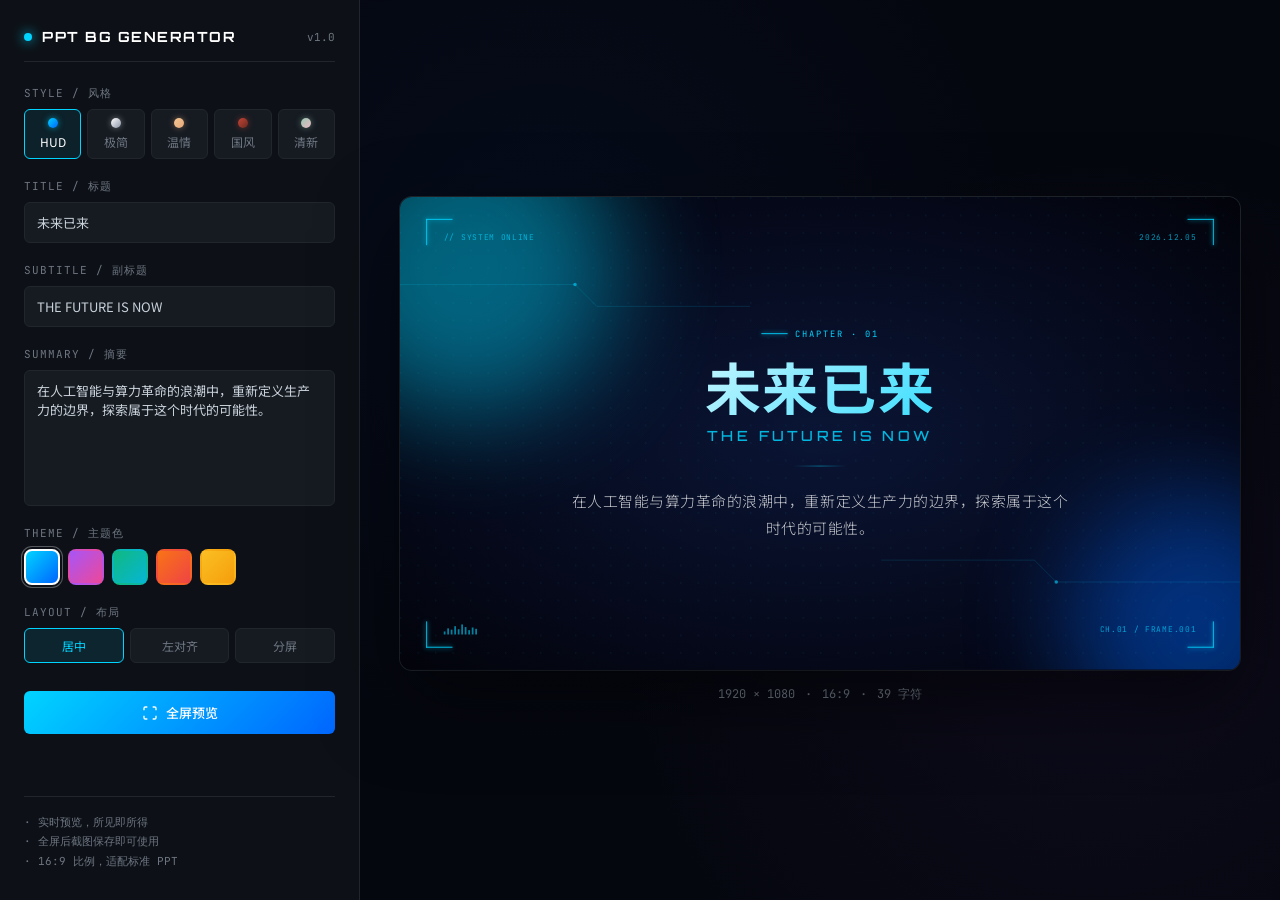
<file: 时评/背景生成器/index.html>
<!DOCTYPE html>
<html lang="zh-CN">
<head>
  <meta charset="UTF-8" />
  <meta name="viewport" content="width=device-width, initial-scale=1.0" />
  <title>PPT 科技感背景生成器</title>
  <link rel="stylesheet" href="style.css" />
  <link href="https://fonts.googleapis.com/css2?family=Orbitron:wght@500;700;900&family=Noto+Sans+SC:wght@300;400;500;700&family=Noto+Serif+SC:wght@400;500;600;700&family=Ma+Shan+Zheng&family=Caveat:wght@400;700&family=JetBrains+Mono:wght@400;700&display=swap" rel="stylesheet">
</head>
<body>
  <div class="app">
    <!-- 左侧控制面板 -->
    <aside class="panel">
      <div class="panel-header">
        <span class="logo-dot"></span>
        <h1>PPT BG GENERATOR</h1>
        <span class="version">v1.0</span>
      </div>

      <div class="form-group">
        <label>STYLE / 风格</label>
        <div class="style-picker">
          <button class="style-btn active" data-style="tech">
            <span class="style-ico tech-ico"></span>
            HUD
          </button>
          <button class="style-btn" data-style="mono">
            <span class="style-ico mono-ico"></span>
            极简
          </button>
          <button class="style-btn" data-style="warm">
            <span class="style-ico warm-ico"></span>
            温情
          </button>
          <button class="style-btn" data-style="guofeng">
            <span class="style-ico guofeng-ico"></span>
            国风
          </button>
          <button class="style-btn" data-style="fresh">
            <span class="style-ico fresh-ico"></span>
            清新
          </button>
        </div>
      </div>

      <div class="form-group">
        <label>TITLE / 标题</label>
        <input id="title-input" type="text" maxlength="40"
               value="未来已来" placeholder="输入标题..." />
      </div>

      <div class="form-group">
        <label>SUBTITLE / 副标题</label>
        <input id="subtitle-input" type="text" maxlength="60"
               value="THE FUTURE IS NOW" placeholder="输入副标题（英文更带感）..." />
      </div>

      <div class="form-group">
        <label>SUMMARY / 摘要</label>
        <textarea id="summary-input" rows="6" maxlength="240"
                  placeholder="输入摘要内容...">在人工智能与算力革命的浪潮中，重新定义生产力的边界，探索属于这个时代的可能性。</textarea>
      </div>

      <div class="form-group">
        <label>THEME / 主题色</label>
        <div class="theme-picker">
          <button class="theme-btn active" data-theme="cyan" style="--c1:#00d4ff;--c2:#0066ff;"></button>
          <button class="theme-btn" data-theme="purple" style="--c1:#a855f7;--c2:#ec4899;"></button>
          <button class="theme-btn" data-theme="green" style="--c1:#10b981;--c2:#06b6d4;"></button>
          <button class="theme-btn" data-theme="orange" style="--c1:#f97316;--c2:#ef4444;"></button>
          <button class="theme-btn" data-theme="gold" style="--c1:#fbbf24;--c2:#f59e0b;"></button>
        </div>
      </div>

      <div class="form-group">
        <label>LAYOUT / 布局</label>
        <div class="layout-picker">
          <button class="layout-btn active" data-layout="center">居中</button>
          <button class="layout-btn" data-layout="left">左对齐</button>
          <button class="layout-btn" data-layout="split">分屏</button>
        </div>
      </div>

      <div class="actions">
        <button id="fullscreen-btn" class="primary-btn">
          <svg width="16" height="16" viewBox="0 0 24 24" fill="none" stroke="currentColor" stroke-width="2">
            <path d="M8 3H5a2 2 0 0 0-2 2v3m18 0V5a2 2 0 0 0-2-2h-3m0 18h3a2 2 0 0 0 2-2v-3M3 16v3a2 2 0 0 0 2 2h3"/>
          </svg>
          全屏预览
        </button>
      </div>

      <div class="hint">
        <p>· 实时预览，所见即所得</p>
        <p>· 全屏后截图保存即可使用</p>
        <p>· 16:9 比例，适配标准 PPT</p>
      </div>
    </aside>

    <!-- 右侧预览区 -->
    <main class="preview-wrap">
      <div class="preview-frame">
        <div id="slide" class="slide style-tech theme-cyan layout-center">
          <!-- ========== 科技感装饰 ========== -->
          <div class="tech-deco">
          <!-- 背景网格 -->
          <div class="grid-bg"></div>

          <!-- 渐变光晕 -->
          <div class="glow glow-1"></div>
          <div class="glow glow-2"></div>

          <!-- 装饰：电路点阵 -->
          <svg class="circuit" viewBox="0 0 1920 1080" preserveAspectRatio="xMidYMid slice">
            <defs>
              <pattern id="dotPattern" x="0" y="0" width="40" height="40" patternUnits="userSpaceOnUse">
                <circle cx="2" cy="2" r="1" fill="currentColor" opacity="0.4"/>
              </pattern>
            </defs>
            <rect width="100%" height="100%" fill="url(#dotPattern)"/>
            <!-- 装饰线条 -->
            <path d="M 0 200 L 400 200 L 450 250 L 800 250" stroke="currentColor" stroke-width="1" fill="none" opacity="0.3"/>
            <path d="M 1920 880 L 1500 880 L 1450 830 L 1100 830" stroke="currentColor" stroke-width="1" fill="none" opacity="0.3"/>
            <circle cx="400" cy="200" r="4" fill="currentColor" opacity="0.6"/>
            <circle cx="1500" cy="880" r="4" fill="currentColor" opacity="0.6"/>
          </svg>

          <!-- 四角装饰 -->
          <div class="corner corner-tl">
            <span class="corner-line h"></span>
            <span class="corner-line v"></span>
          </div>
          <div class="corner corner-tr">
            <span class="corner-line h"></span>
            <span class="corner-line v"></span>
          </div>
          <div class="corner corner-bl">
            <span class="corner-line h"></span>
            <span class="corner-line v"></span>
          </div>
          <div class="corner corner-br">
            <span class="corner-line h"></span>
            <span class="corner-line v"></span>
          </div>

          <!-- 顶部 HUD -->
          <div class="hud-top">
            <span class="hud-tag">// SYSTEM ONLINE</span>
            <span class="hud-tag" id="hud-date">2026.05.21</span>
          </div>

          <!-- 底部 HUD -->
          <div class="hud-bottom">
            <div class="hud-bars">
              <span></span><span></span><span></span><span></span><span></span>
              <span></span><span></span><span></span><span></span><span></span>
            </div>
            <span class="hud-tag">CH.01 / FRAME.001</span>
          </div>
          </div>
          <!-- ========== /科技感装饰 ========== -->

          <!-- ========== 温情风装饰 ========== -->
          <div class="warm-deco">
            <!-- 米色底纸纹理 -->
            <div class="paper-bg"></div>

            <!-- 柔和光斑 -->
            <div class="soft-blob blob-1"></div>
            <div class="soft-blob blob-2"></div>
            <div class="soft-blob blob-3"></div>
            <div class="soft-blob blob-4"></div>

            <!-- 左上角小花 -->
            <svg class="warm-corner warm-corner-tl" viewBox="0 0 200 200" fill="none" stroke="currentColor">
              <circle cx="40" cy="40" r="6" fill="currentColor"/>
              <path d="M 40 50 Q 40 90, 60 110 Q 80 130, 120 130" stroke-width="1.5" stroke-linecap="round" opacity="0.7"/>
              <path d="M 60 60 Q 70 70, 90 65" stroke-width="1.2" stroke-linecap="round" opacity="0.5"/>
              <ellipse cx="100" cy="125" rx="14" ry="6" transform="rotate(20 100 125)" fill="currentColor" opacity="0.4"/>
              <ellipse cx="115" cy="115" rx="10" ry="5" transform="rotate(-20 115 115)" fill="currentColor" opacity="0.3"/>
            </svg>

            <!-- 右下角小花 -->
            <svg class="warm-corner warm-corner-br" viewBox="0 0 200 200" fill="none" stroke="currentColor">
              <circle cx="160" cy="160" r="6" fill="currentColor"/>
              <path d="M 160 150 Q 160 110, 140 90 Q 120 70, 80 70" stroke-width="1.5" stroke-linecap="round" opacity="0.7"/>
              <path d="M 140 140 Q 130 130, 110 135" stroke-width="1.2" stroke-linecap="round" opacity="0.5"/>
              <ellipse cx="100" cy="75" rx="14" ry="6" transform="rotate(20 100 75)" fill="currentColor" opacity="0.4"/>
              <ellipse cx="85" cy="85" rx="10" ry="5" transform="rotate(-20 85 85)" fill="currentColor" opacity="0.3"/>
            </svg>

            <!-- 顶部居中：印章风格的小符号 -->
            <div class="warm-top">
              <span class="warm-dot"></span>
              <span class="warm-line"></span>
              <span class="warm-dot"></span>
            </div>

            <!-- 底部居中：署名 -->
            <div class="warm-bottom">
              <span class="warm-line short"></span>
              <span class="warm-sig" id="warm-sig">— 写于 时光里 —</span>
              <span class="warm-line short"></span>
            </div>
          </div>
          <!-- ========== /温情风装饰 ========== -->

          <!-- ========== 极简未来装饰 ========== -->
          <div class="mono-deco">
            <!-- 极淡的星空噪点 -->
            <div class="mono-noise"></div>

            <!-- 水平贯穿能量线 -->
            <div class="horizon-line"></div>
            <div class="horizon-dot"></div>

            <!-- 左右两个发光圆环 -->
            <div class="mono-ring mono-ring-l">
              <span></span><span></span>
            </div>
            <div class="mono-ring mono-ring-r">
              <span></span><span></span>
            </div>

            <!-- 顶部：极简坐标 -->
            <div class="mono-top">
              <span class="mono-square"></span>
              <span class="mono-coord">N 39°54' / E 116°23'</span>
            </div>
            <div class="mono-top-right">
              <span class="mono-coord" id="mono-time">2026.05.22</span>
              <span class="mono-square"></span>
            </div>

            <!-- 底部：页码 + 标识 -->
            <div class="mono-bottom-left">
              <span class="mono-page">001 / 010</span>
            </div>
            <div class="mono-bottom-right">
              <span class="mono-coord">MONO · MINIMAL</span>
              <span class="mono-progress">
                <span class="bar"></span><span class="bar"></span><span class="bar fill"></span>
              </span>
            </div>
          </div>
          <!-- ========== /极简未来装饰 ========== -->

          <!-- ========== 国风装饰 ========== -->
          <div class="guofeng-deco">
            <div class="guofeng-paper"></div>

            <!-- 左上角 水墨竹 -->
            <svg class="guofeng-art guofeng-bamboo" viewBox="0 0 300 300" stroke="currentColor" fill="currentColor">
              <path d="M 80 0 L 80 280" stroke-width="4" fill="none" opacity="0.75"/>
              <line x1="68" y1="60" x2="92" y2="60" stroke-width="2.5" opacity="0.55"/>
              <line x1="68" y1="130" x2="92" y2="130" stroke-width="2.5" opacity="0.55"/>
              <line x1="68" y1="200" x2="92" y2="200" stroke-width="2.5" opacity="0.55"/>
              <path d="M 80 75 Q 130 60 175 35 Q 130 80 80 90" fill="currentColor" opacity="0.7" stroke="none"/>
              <path d="M 80 145 Q 140 135 200 110 Q 140 155 80 155" fill="currentColor" opacity="0.65" stroke="none"/>
              <path d="M 80 220 Q 120 230 165 255 Q 120 230 80 230" fill="currentColor" opacity="0.55" stroke="none"/>
            </svg>

            <!-- 右下角 水墨梅 -->
            <svg class="guofeng-art guofeng-plum" viewBox="0 0 300 300" stroke="currentColor" fill="currentColor">
              <path d="M 0 270 Q 80 220 140 190 Q 220 150 300 60" stroke-width="3" fill="none" opacity="0.55"/>
              <g opacity="0.85">
                <circle cx="80" cy="232" r="8"/>
                <circle cx="140" cy="195" r="9"/>
                <circle cx="195" cy="168" r="7"/>
                <circle cx="240" cy="130" r="8"/>
                <circle cx="115" cy="220" r="5" opacity="0.7"/>
                <circle cx="165" cy="180" r="5" opacity="0.7"/>
                <circle cx="220" cy="150" r="5" opacity="0.7"/>
              </g>
            </svg>

            <!-- 朱砂红印章 -->
            <div class="guofeng-seal">
              <span class="seal-char">印</span>
            </div>

            <!-- 顶部署名 -->
            <div class="guofeng-top">
              <span class="guofeng-line"></span>
              <span class="guofeng-tag">辛丑 · 春</span>
            </div>

            <!-- 底部署名 -->
            <div class="guofeng-bottom">
              <span class="guofeng-line"></span>
              <span class="guofeng-tag">卷一 · 第一章</span>
              <span class="guofeng-line"></span>
            </div>
          </div>
          <!-- ========== /国风装饰 ========== -->

          <!-- ========== 小清新装饰 ========== -->
          <div class="fresh-deco">
            <!-- 柔和水彩斑 -->
            <div class="fresh-blob fresh-blob-1"></div>
            <div class="fresh-blob fresh-blob-2"></div>
            <div class="fresh-blob fresh-blob-3"></div>
            <div class="fresh-blob fresh-blob-4"></div>

            <!-- 左下角叶子 -->
            <svg class="fresh-art fresh-leaf-bl" viewBox="0 0 300 300" stroke="currentColor" fill="currentColor">
              <path d="M 30 280 Q 70 220 100 170 Q 130 120 170 80" stroke-width="2.5" fill="none" opacity="0.5"/>
              <ellipse cx="90" cy="190" rx="22" ry="9" transform="rotate(-35 90 190)" opacity="0.55"/>
              <ellipse cx="115" cy="155" rx="20" ry="8" transform="rotate(-35 115 155)" opacity="0.55"/>
              <ellipse cx="140" cy="120" rx="18" ry="7" transform="rotate(-35 140 120)" opacity="0.55"/>
              <ellipse cx="65" cy="225" rx="24" ry="10" transform="rotate(-35 65 225)" opacity="0.5"/>
            </svg>

            <!-- 右上角叶子 -->
            <svg class="fresh-art fresh-leaf-tr" viewBox="0 0 300 300" stroke="currentColor" fill="currentColor">
              <path d="M 270 30 Q 230 80 200 130 Q 170 180 130 220" stroke-width="2.5" fill="none" opacity="0.5"/>
              <ellipse cx="210" cy="120" rx="22" ry="9" transform="rotate(145 210 120)" opacity="0.55"/>
              <ellipse cx="185" cy="155" rx="20" ry="8" transform="rotate(145 185 155)" opacity="0.55"/>
              <ellipse cx="160" cy="190" rx="18" ry="7" transform="rotate(145 160 190)" opacity="0.55"/>
              <ellipse cx="235" cy="85" rx="24" ry="10" transform="rotate(145 235 85)" opacity="0.5"/>
            </svg>

            <!-- 顶部 hello today -->
            <div class="fresh-top">
              <span class="fresh-mark">✿</span>
              <span class="fresh-handwrite">hello, today</span>
            </div>

            <!-- 底部 small but sweet -->
            <div class="fresh-bottom">
              <span class="fresh-dot"></span>
              <span class="fresh-tagline">small joys, slow days</span>
              <span class="fresh-dot"></span>
            </div>
          </div>
          <!-- ========== /小清新装饰 ========== -->

          <!-- 主内容 -->
          <div class="content">
            <div class="content-meta">
              <span class="meta-bar"></span>
              <span class="meta-text">CHAPTER · 01</span>
            </div>
            <h2 id="title-text" class="title">未来已来</h2>
            <p id="subtitle-text" class="subtitle">THE FUTURE IS NOW</p>
            <div class="divider"></div>
            <p id="summary-text" class="summary">
              在人工智能与算力革命的浪潮中，重新定义生产力的边界，探索属于这个时代的可能性。
            </p>
          </div>

          <!-- 右侧装饰：数据条 -->
          <div class="side-decor">
            <div class="data-line">
              <span class="dot"></span>
              <span class="line"></span>
              <span class="num">01</span>
            </div>
            <div class="data-line">
              <span class="dot"></span>
              <span class="line short"></span>
              <span class="num">02</span>
            </div>
            <div class="data-line">
              <span class="dot"></span>
              <span class="line"></span>
              <span class="num">03</span>
            </div>
          </div>
        </div>
      </div>

      <div class="preview-info">
        <span>1920 × 1080</span>
        <span>·</span>
        <span>16:9</span>
        <span>·</span>
        <span id="char-count">0 字符</span>
      </div>
    </main>
  </div>

  <script src="script.js"></script>
</body>
</html>
</file>
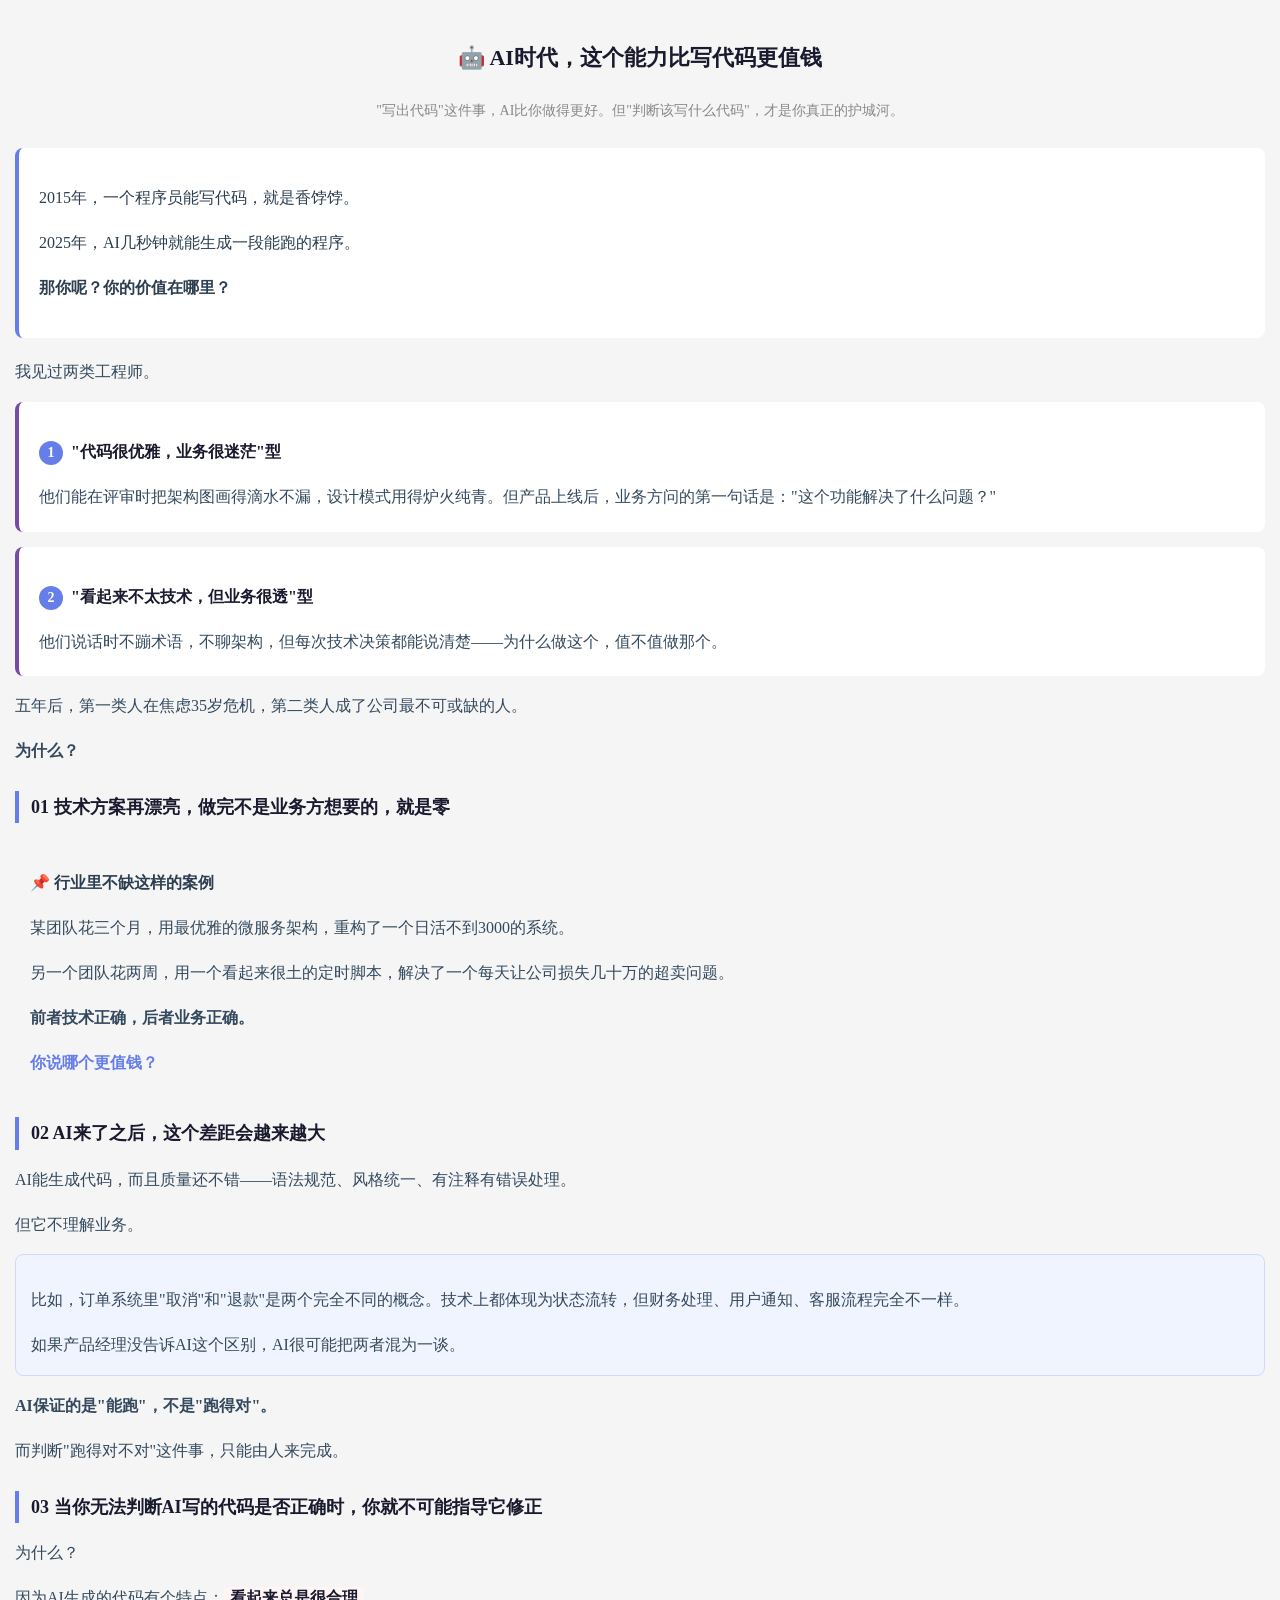
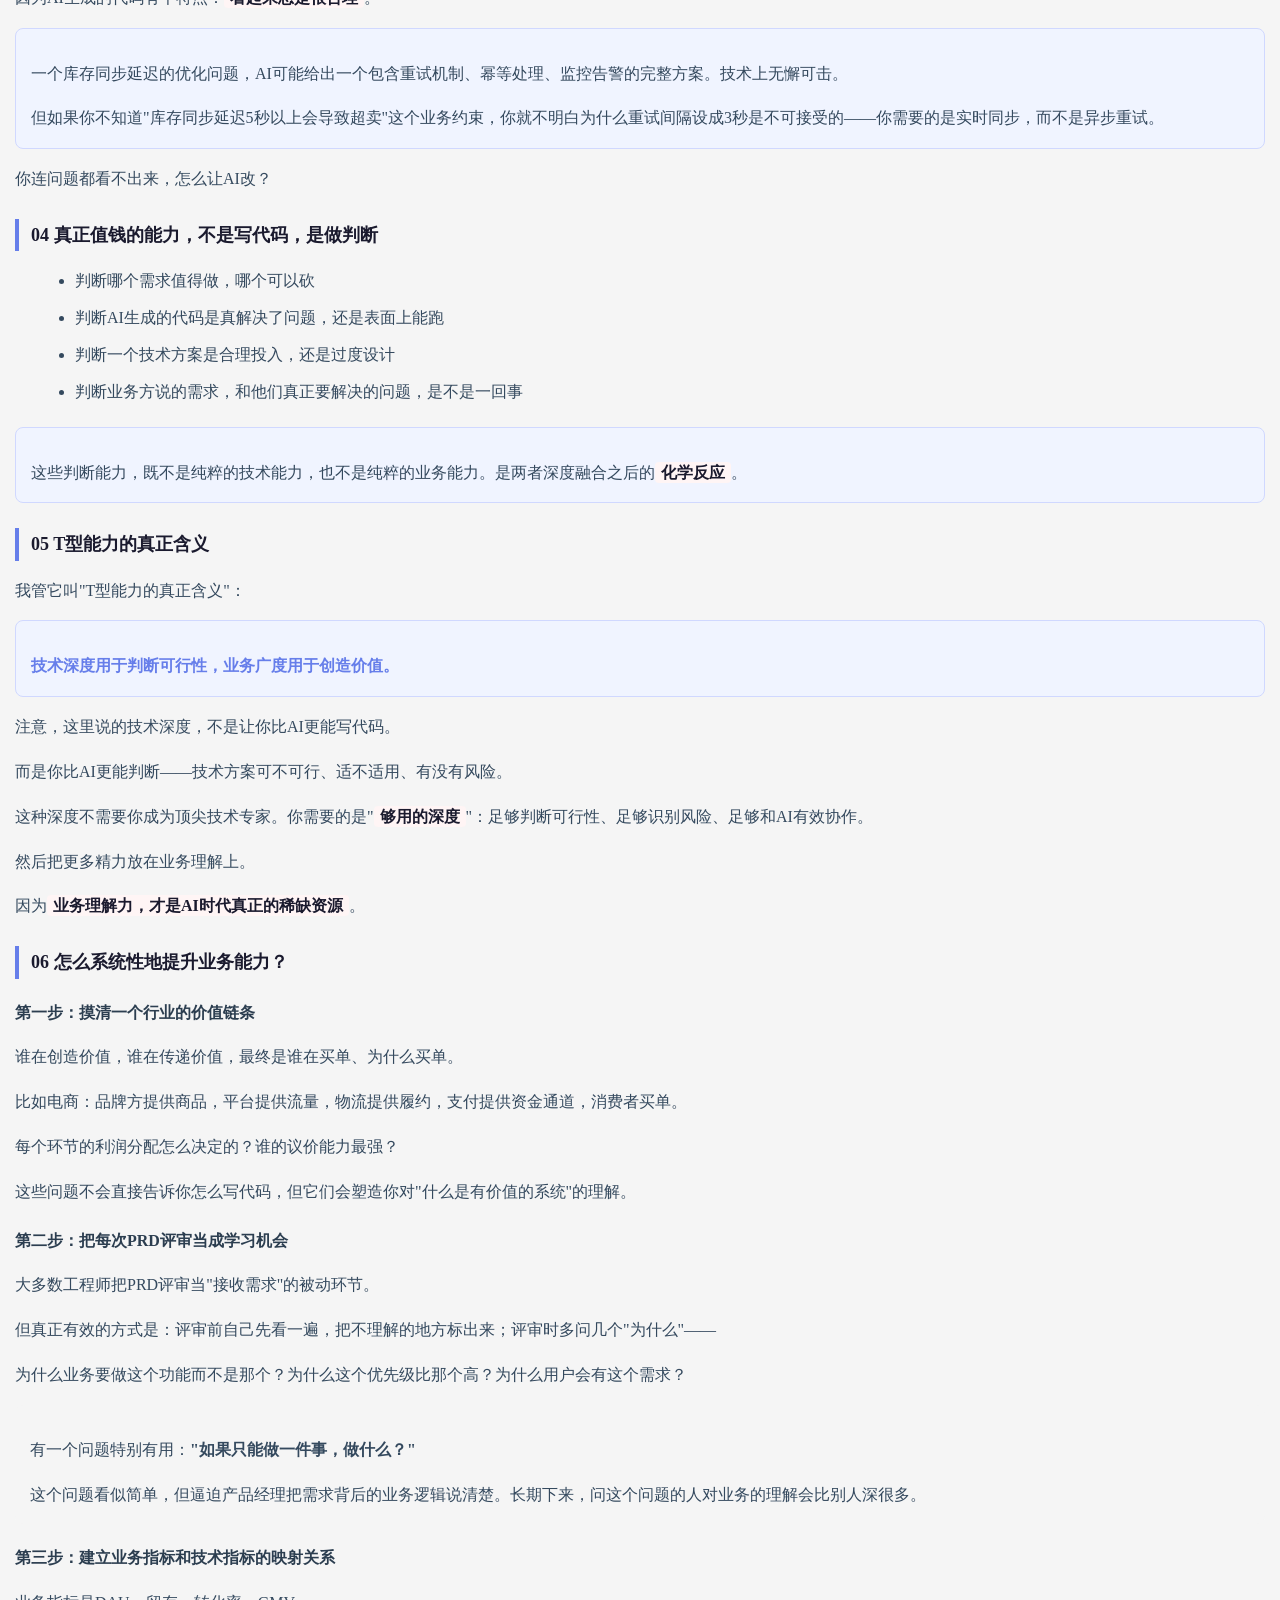
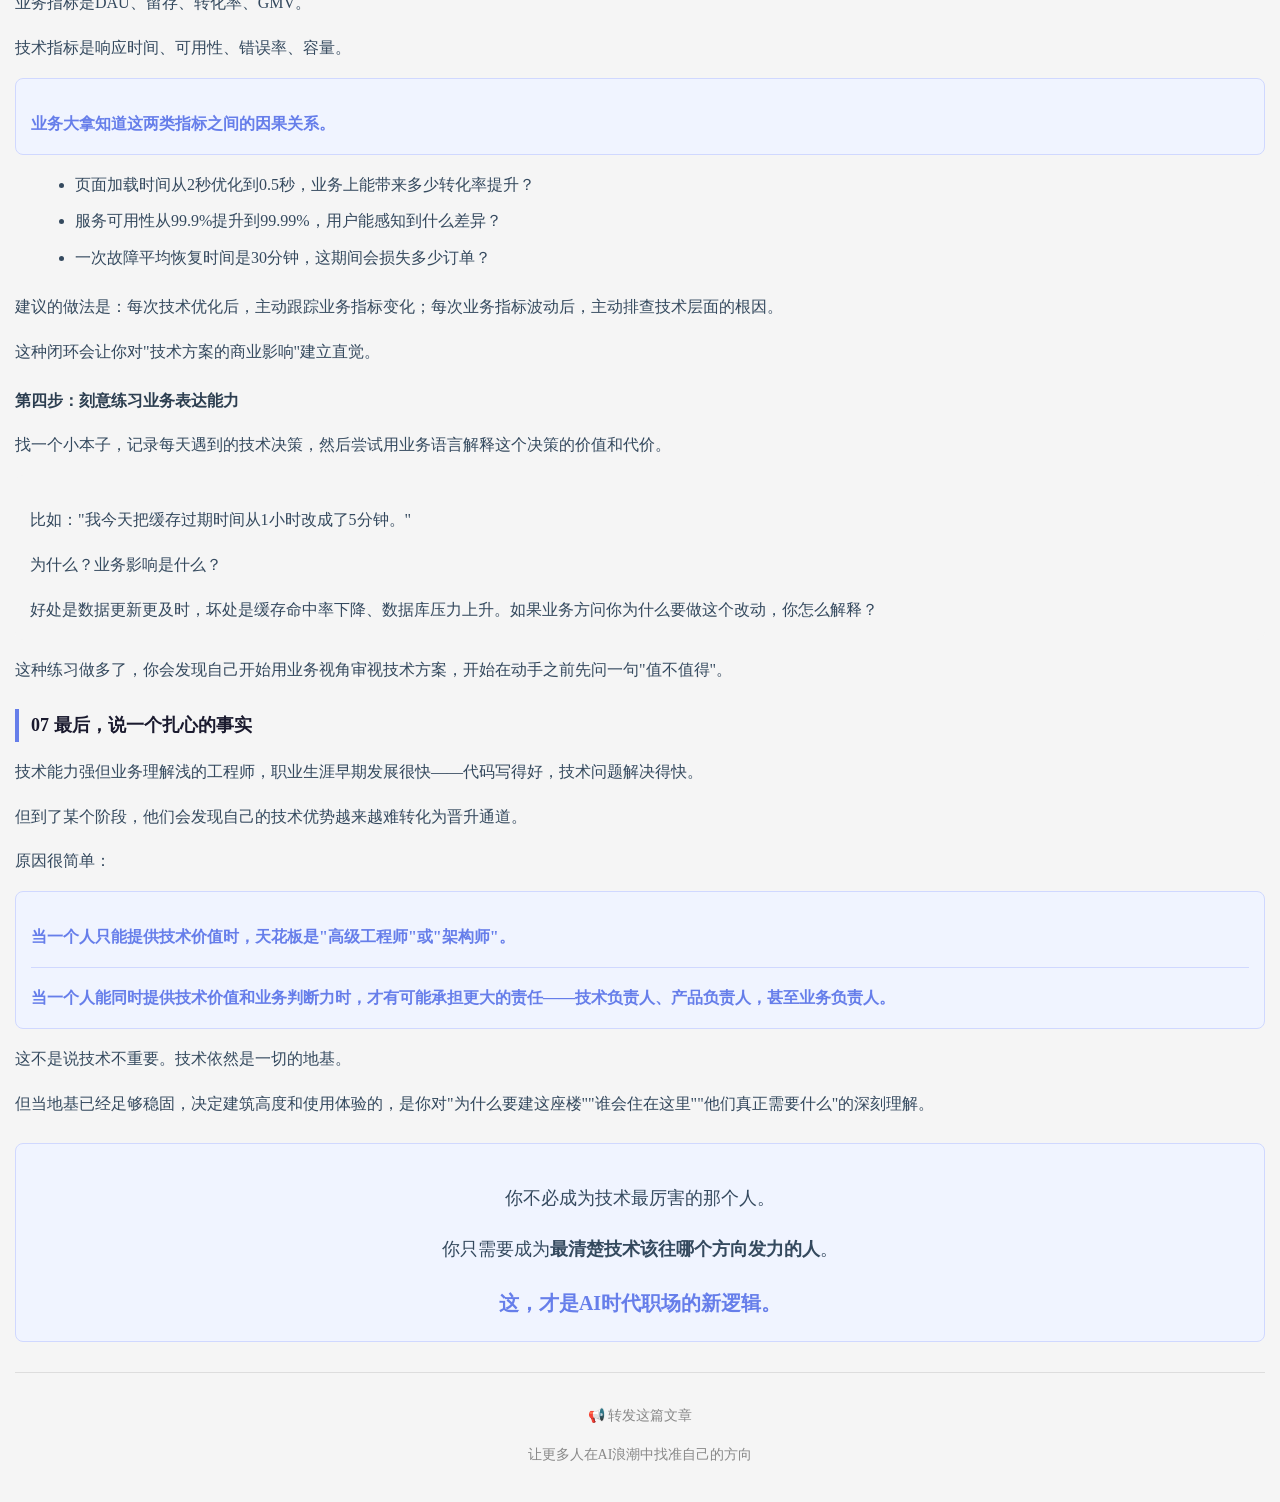
<file: 时评/publish/AI时代这个能力比写代码更值钱.html>
<!DOCTYPE html>
<html lang="zh-CN">
<head>
    <meta charset="UTF-8">
    <meta name="viewport" content="width=device-width, initial-scale=1.0">
    <title>AI时代，这个能力比写代码更值钱</title>
</head>
<body style="margin: 0; padding: 0; background-color: #f5f5f5;">
    <section style="padding: 20px 15px; font-size: 16px; color: #333; line-height: 1.8; text-align: left;">
        
        <h1 style="font-size: 22px; font-weight: bold; margin-bottom: 20px; text-align: center; color: #1a1a2e;">
            🤖 AI时代，这个能力比写代码更值钱
        </h1>
        
        <p style="font-size: 14px; color: #888; margin-bottom: 25px; text-align: center;">
            "写出代码"这件事，AI比你做得更好。但"判断该写什么代码"，才是你真正的护城河。
        </p>

        <section style="background-color: #fff; padding: 20px; border-radius: 8px; margin-bottom: 20px; border-left: 4px solid #667eea;">
            <p style="font-size: 16px; color: #2c3e50; margin-bottom: 15px;">
                2015年，一个程序员能写代码，就是香饽饽。
            </p>
            <p style="font-size: 16px; color: #2c3e50; margin-bottom: 15px;">
                2025年，AI几秒钟就能生成一段能跑的程序。
            </p>
            <p style="font-size: 16px; color: #2c3e50; font-weight: bold;">
                那你呢？你的价值在哪里？
            </p>
        </section>

        <p style="color: #34495e; margin-bottom: 15px;">
            我见过两类工程师。
        </p>

        <section style="background-color: #fff; padding: 20px; border-radius: 8px; margin-bottom: 15px; border-left: 4px solid #764ba2;">
            <p style="font-weight: bold; color: #1a1a2e; margin-bottom: 10px;">
                <span style="display: inline-block; width: 24px; height: 24px; background-color: #667eea; color: #fff; border-radius: 12px; text-align: center; line-height: 24px; font-size: 14px; margin-right: 8px;">1</span>"代码很优雅，业务很迷茫"型
            </p>
            <p style="color: #34495e; margin-bottom: 0;">
                他们能在评审时把架构图画得滴水不漏，设计模式用得炉火纯青。但产品上线后，业务方问的第一句话是："这个功能解决了什么问题？"
            </p>
        </section>

        <section style="background-color: #fff; padding: 20px; border-radius: 8px; margin-bottom: 15px; border-left: 4px solid #764ba2;">
            <p style="font-weight: bold; color: #1a1a2e; margin-bottom: 10px;">
                <span style="display: inline-block; width: 24px; height: 24px; background-color: #667eea; color: #fff; border-radius: 12px; text-align: center; line-height: 24px; font-size: 14px; margin-right: 8px;">2</span>"看起来不太技术，但业务很透"型
            </p>
            <p style="color: #34495e; margin-bottom: 0;">
                他们说话时不蹦术语，不聊架构，但每次技术决策都能说清楚——为什么做这个，值不值做那个。
            </p>
        </section>

        <p style="color: #34495e; margin-bottom: 15px;">
            五年后，第一类人在焦虑35岁危机，第二类人成了公司最不可或缺的人。
        </p>
        <p style="color: #34495e; margin-bottom: 25px; font-weight: bold;">
            为什么？
        </p>

        <h2 style="font-size: 18px; font-weight: bold; margin-top: 25px; margin-bottom: 15px; padding-left: 12px; border-left: 4px solid #667eea; color: #1a1a2e;">
            01 技术方案再漂亮，做完不是业务方想要的，就是零
        </h2>

        <section style="background-color: #f5f5f5; padding: 15px; border-radius: 8px; margin-bottom: 20px;">
            <p style="font-weight: bold; color: #2c3e50; margin-bottom: 10px;">📌 行业里不缺这样的案例</p>
            <p style="color: #34495e; margin-bottom: 10px;">
                某团队花三个月，用最优雅的微服务架构，重构了一个日活不到3000的系统。
            </p>
            <p style="color: #34495e; margin-bottom: 10px;">
                另一个团队花两周，用一个看起来很土的定时脚本，解决了一个每天让公司损失几十万的超卖问题。
            </p>
            <p style="color: #34495e; margin-bottom: 10px; font-weight: bold;">
                前者技术正确，后者业务正确。
            </p>
            <p style="color: #667eea; font-weight: bold; margin-bottom: 0;">
                你说哪个更值钱？
            </p>
        </section>

        <h2 style="font-size: 18px; font-weight: bold; margin-top: 25px; margin-bottom: 15px; padding-left: 12px; border-left: 4px solid #667eea; color: #1a1a2e;">
            02 AI来了之后，这个差距会越来越大
        </h2>

        <p style="color: #34495e; margin-bottom: 15px;">
            AI能生成代码，而且质量还不错——语法规范、风格统一、有注释有错误处理。
        </p>
        <p style="color: #34495e; margin-bottom: 15px;">
            但它不理解业务。
        </p>

        <section style="background-color: #f0f4ff; padding: 15px; border-radius: 8px; margin-bottom: 15px; border: 1px solid #d0d8ff;">
            <p style="color: #34495e; margin-bottom: 10px;">
                比如，订单系统里"取消"和"退款"是两个完全不同的概念。技术上都体现为状态流转，但财务处理、用户通知、客服流程完全不一样。
            </p>
            <p style="color: #34495e; margin-bottom: 0;">
                如果产品经理没告诉AI这个区别，AI很可能把两者混为一谈。
            </p>
        </section>

        <p style="color: #34495e; margin-bottom: 15px; font-weight: bold;">
            <strong>AI保证的是"能跑"，不是"跑得对"。</strong>
        </p>
        <p style="color: #34495e; margin-bottom: 25px;">
            而判断"跑得对不对"这件事，只能由人来完成。
        </p>

        <h2 style="font-size: 18px; font-weight: bold; margin-top: 25px; margin-bottom: 15px; padding-left: 12px; border-left: 4px solid #667eea; color: #1a1a2e;">
            03 当你无法判断AI写的代码是否正确时，你就不可能指导它修正
        </h2>

        <p style="color: #34495e; margin-bottom: 15px;">
            为什么？
        </p>
        <p style="color: #34495e; margin-bottom: 15px;">
            因为AI生成的代码有个特点：<span style="background-color: #fff5f5; padding: 2px 6px; border-radius: 4px; font-weight: bold; color: #1a1a2e;">看起来总是很合理</span>。
        </p>

        <section style="background-color: #f0f4ff; padding: 15px; border-radius: 8px; margin-bottom: 15px; border: 1px solid #d0d8ff;">
            <p style="color: #34495e; margin-bottom: 10px;">
                一个库存同步延迟的优化问题，AI可能给出一个包含重试机制、幂等处理、监控告警的完整方案。技术上无懈可击。
            </p>
            <p style="color: #34495e; margin-bottom: 0;">
                但如果你不知道"库存同步延迟5秒以上会导致超卖"这个业务约束，你就不明白为什么重试间隔设成3秒是不可接受的——你需要的是实时同步，而不是异步重试。
            </p>
        </section>

        <p style="color: #34495e; margin-bottom: 25px;">
            你连问题都看不出来，怎么让AI改？
        </p>

        <h2 style="font-size: 18px; font-weight: bold; margin-top: 25px; margin-bottom: 15px; padding-left: 12px; border-left: 4px solid #667eea; color: #1a1a2e;">
            04 真正值钱的能力，不是写代码，是做判断
        </h2>

        <ul style="margin-left: 20px; margin-bottom: 20px; color: #34495e;">
            <li style="margin-bottom: 8px;">判断哪个需求值得做，哪个可以砍</li>
            <li style="margin-bottom: 8px;">判断AI生成的代码是真解决了问题，还是表面上能跑</li>
            <li style="margin-bottom: 8px;">判断一个技术方案是合理投入，还是过度设计</li>
            <li style="margin-bottom: 8px;">判断业务方说的需求，和他们真正要解决的问题，是不是一回事</li>
        </ul>

        <section style="background-color: #f0f4ff; padding: 15px; border-radius: 8px; margin-bottom: 20px; border: 1px solid #d0d8ff;">
            <p style="color: #34495e; margin-bottom: 0;">
                这些判断能力，既不是纯粹的技术能力，也不是纯粹的业务能力。是两者深度融合之后的<span style="background-color: #fff5f5; padding: 2px 6px; border-radius: 4px; font-weight: bold; color: #1a1a2e;">化学反应</span>。
            </p>
        </section>

        <h2 style="font-size: 18px; font-weight: bold; margin-top: 25px; margin-bottom: 15px; padding-left: 12px; border-left: 4px solid #667eea; color: #1a1a2e;">
            05 T型能力的真正含义
        </h2>

        <p style="color: #34495e; margin-bottom: 15px;">
            我管它叫"T型能力的真正含义"：
        </p>

        <section style="background-color: #f0f4ff; padding: 15px; border-radius: 8px; margin-bottom: 15px; border: 1px solid #d0d8ff;">
            <p style="color: #667eea; font-weight: bold; margin-bottom: 0;">技术深度用于判断可行性，业务广度用于创造价值。</p>
        </section>

        <p style="color: #34495e; margin-bottom: 15px;">
            注意，这里说的技术深度，不是让你比AI更能写代码。
        </p>
        <p style="color: #34495e; margin-bottom: 15px;">
            而是你比AI更能判断——技术方案可不可行、适不适用、有没有风险。
        </p>
        <p style="color: #34495e; margin-bottom: 15px;">
            这种深度不需要你成为顶尖技术专家。你需要的是"<span style="background-color: #fff5f5; padding: 2px 6px; border-radius: 4px; font-weight: bold; color: #1a1a2e;">够用的深度</span>"：足够判断可行性、足够识别风险、足够和AI有效协作。
        </p>
        <p style="color: #34495e; margin-bottom: 15px;">
            然后把更多精力放在业务理解上。
        </p>
        <p style="color: #34495e; margin-bottom: 25px;">
            因为<span style="background-color: #fff5f5; padding: 2px 6px; border-radius: 4px; font-weight: bold; color: #1a1a2e;">业务理解力，才是AI时代真正的稀缺资源</span>。
        </p>

        <h2 style="font-size: 18px; font-weight: bold; margin-top: 25px; margin-bottom: 15px; padding-left: 12px; border-left: 4px solid #667eea; color: #1a1a2e;">
            06 怎么系统性地提升业务能力？
        </h2>

        <h3 style="font-size: 16px; font-weight: bold; margin-top: 20px; margin-bottom: 10px; color: #2c3e50;">
            第一步：摸清一个行业的价值链条
        </h3>
        <p style="color: #34495e; margin-bottom: 15px;">
            谁在创造价值，谁在传递价值，最终是谁在买单、为什么买单。
        </p>
        <p style="color: #34495e; margin-bottom: 15px;">
            比如电商：品牌方提供商品，平台提供流量，物流提供履约，支付提供资金通道，消费者买单。
        </p>
        <p style="color: #34495e; margin-bottom: 15px;">
            每个环节的利润分配怎么决定的？谁的议价能力最强？
        </p>
        <p style="color: #34495e; margin-bottom: 15px;">
            这些问题不会直接告诉你怎么写代码，但它们会塑造你对"什么是有价值的系统"的理解。
        </p>

        <h3 style="font-size: 16px; font-weight: bold; margin-top: 20px; margin-bottom: 10px; color: #2c3e50;">
            第二步：把每次PRD评审当成学习机会
        </h3>
        <p style="color: #34495e; margin-bottom: 15px;">
            大多数工程师把PRD评审当"接收需求"的被动环节。
        </p>
        <p style="color: #34495e; margin-bottom: 15px;">
            但真正有效的方式是：评审前自己先看一遍，把不理解的地方标出来；评审时多问几个"为什么"——
        </p>
        <p style="color: #34495e; margin-bottom: 15px;">
            为什么业务要做这个功能而不是那个？为什么这个优先级比那个高？为什么用户会有这个需求？
        </p>

        <section style="background-color: #f5f5f5; padding: 15px; border-radius: 8px; margin-bottom: 15px;">
            <p style="color: #34495e; margin-bottom: 10px;">
                有一个问题特别有用：<strong>"如果只能做一件事，做什么？"</strong>
            </p>
            <p style="color: #34495e; margin-bottom: 0;">
                这个问题看似简单，但逼迫产品经理把需求背后的业务逻辑说清楚。长期下来，问这个问题的人对业务的理解会比别人深很多。
            </p>
        </section>

        <h3 style="font-size: 16px; font-weight: bold; margin-top: 20px; margin-bottom: 10px; color: #2c3e50;">
            第三步：建立业务指标和技术指标的映射关系
        </h3>
        <p style="color: #34495e; margin-bottom: 15px;">
            业务指标是DAU、留存、转化率、GMV。
        </p>
        <p style="color: #34495e; margin-bottom: 15px;">
            技术指标是响应时间、可用性、错误率、容量。
        </p>

        <section style="background-color: #f0f4ff; padding: 15px; border-radius: 8px; margin-bottom: 15px; border: 1px solid #d0d8ff;">
            <p style="color: #667eea; font-weight: bold; margin-bottom: 0;">业务大拿知道这两类指标之间的因果关系。</p>
        </section>

        <ul style="margin-left: 20px; margin-bottom: 20px; color: #34495e;">
            <li style="margin-bottom: 8px;">页面加载时间从2秒优化到0.5秒，业务上能带来多少转化率提升？</li>
            <li style="margin-bottom: 8px;">服务可用性从99.9%提升到99.99%，用户能感知到什么差异？</li>
            <li style="margin-bottom: 8px;">一次故障平均恢复时间是30分钟，这期间会损失多少订单？</li>
        </ul>

        <p style="color: #34495e; margin-bottom: 15px;">
            建议的做法是：每次技术优化后，主动跟踪业务指标变化；每次业务指标波动后，主动排查技术层面的根因。
        </p>
        <p style="color: #34495e; margin-bottom: 15px;">
            这种闭环会让你对"技术方案的商业影响"建立直觉。
        </p>

        <h3 style="font-size: 16px; font-weight: bold; margin-top: 20px; margin-bottom: 10px; color: #2c3e50;">
            第四步：刻意练习业务表达能力
        </h3>
        <p style="color: #34495e; margin-bottom: 15px;">
            找一个小本子，记录每天遇到的技术决策，然后尝试用业务语言解释这个决策的价值和代价。
        </p>

        <section style="background-color: #f5f5f5; padding: 15px; border-radius: 8px; margin-bottom: 15px;">
            <p style="color: #34495e; margin-bottom: 10px;">
                比如："我今天把缓存过期时间从1小时改成了5分钟。"
            </p>
            <p style="color: #34495e; margin-bottom: 10px;">
                为什么？业务影响是什么？
            </p>
            <p style="color: #34495e; margin-bottom: 0;">
                好处是数据更新更及时，坏处是缓存命中率下降、数据库压力上升。如果业务方问你为什么要做这个改动，你怎么解释？
            </p>
        </section>

        <p style="color: #34495e; margin-bottom: 25px;">
            这种练习做多了，你会发现自己开始用业务视角审视技术方案，开始在动手之前先问一句"值不值得"。
        </p>

        <h2 style="font-size: 18px; font-weight: bold; margin-top: 25px; margin-bottom: 15px; padding-left: 12px; border-left: 4px solid #667eea; color: #1a1a2e;">
            07 最后，说一个扎心的事实
        </h2>

        <p style="color: #34495e; margin-bottom: 15px;">
            技术能力强但业务理解浅的工程师，职业生涯早期发展很快——代码写得好，技术问题解决得快。
        </p>
        <p style="color: #34495e; margin-bottom: 15px;">
            但到了某个阶段，他们会发现自己的技术优势越来越难转化为晋升通道。
        </p>
        <p style="color: #34495e; margin-bottom: 15px;">
            原因很简单：
        </p>

        <section style="background-color: #f0f4ff; padding: 15px; border-radius: 8px; margin-bottom: 15px; border: 1px solid #d0d8ff;">
            <p style="color: #667eea; font-weight: bold; margin-bottom: 15px;">
                当一个人只能提供技术价值时，天花板是<strong>"高级工程师"</strong>或<strong>"架构师"</strong>。
            </p>
            <hr style="border: none; border-top: 1px solid #d0d8ff; margin: 15px 0;" />
            <p style="color: #667eea; font-weight: bold; margin-bottom: 0;">
                当一个人能同时提供技术价值和业务判断力时，才有可能承担更大的责任——技术负责人、产品负责人，甚至业务负责人。
            </p>
        </section>

        <p style="color: #34495e; margin-bottom: 15px;">
            这不是说技术不重要。技术依然是一切的地基。
        </p>
        <p style="color: #34495e; margin-bottom: 25px;">
            但当地基已经足够稳固，决定建筑高度和使用体验的，是你对"为什么要建这座楼""谁会住在这里""他们真正需要什么"的深刻理解。
        </p>

        <section style="background-color: #f0f4ff; padding: 20px; border-radius: 8px; margin-bottom: 20px; text-align: center; border: 1px solid #d0d8ff;">
            <p style="font-size: 18px; color: #34495e; margin-bottom: 15px;">
                你不必成为技术最厉害的那个人。
            </p>
            <p style="font-size: 18px; color: #34495e; margin-bottom: 15px;">
                你只需要成为<strong>最清楚技术该往哪个方向发力的人</strong>。
            </p>
            <p style="font-size: 20px; color: #667eea; font-weight: bold; margin-bottom: 0;">
                这，才是AI时代职场的新逻辑。
            </p>
        </section>

        <hr style="border: none; border-top: 1px solid #ddd; margin: 30px 0;" />

        <p style="text-align: center; font-size: 14px; color: #888; margin-bottom: 10px;">
            📢 转发这篇文章
        </p>
        <p style="text-align: center; font-size: 14px; color: #888;">
            让更多人在AI浪潮中找准自己的方向
        </p>

    </section>
</body>
</html>
</file>
<file: 时评/背景生成器/style.css>
/* ============ 重置 & 基础 ============ */
* { box-sizing: border-box; margin: 0; padding: 0; }

:root {
  --bg-dark: #05070f;
  --bg-panel: #0d1117;
  --bg-input: #161b22;
  --border: #21262d;
  --text: #c9d1d9;
  --text-dim: #6e7681;
  --accent: #00d4ff;
}

html, body {
  height: 100%;
  font-family: 'Noto Sans SC', -apple-system, BlinkMacSystemFont, sans-serif;
  background: var(--bg-dark);
  color: var(--text);
  overflow: hidden;
}

/* ============ 布局 ============ */
.app {
  display: grid;
  grid-template-columns: 360px 1fr;
  height: 100vh;
}

/* ============ 左侧控制面板 ============ */
.panel {
  background: var(--bg-panel);
  border-right: 1px solid var(--border);
  padding: 28px 24px;
  overflow-y: auto;
  display: flex;
  flex-direction: column;
  gap: 20px;
}

.panel-header {
  display: flex;
  align-items: center;
  gap: 10px;
  padding-bottom: 16px;
  border-bottom: 1px solid var(--border);
  margin-bottom: 4px;
}

.panel-header h1 {
  font-family: 'Orbitron', sans-serif;
  font-size: 14px;
  letter-spacing: 1.5px;
  color: #fff;
  flex: 1;
}

.logo-dot {
  width: 8px; height: 8px;
  border-radius: 50%;
  background: var(--accent);
  box-shadow: 0 0 12px var(--accent);
  animation: pulse 2s ease-in-out infinite;
}

@keyframes pulse {
  0%, 100% { opacity: 1; }
  50% { opacity: 0.4; }
}

.version {
  font-family: 'JetBrains Mono', monospace;
  font-size: 11px;
  color: var(--text-dim);
}

.form-group { display: flex; flex-direction: column; gap: 8px; }

.form-group label {
  font-family: 'JetBrains Mono', monospace;
  font-size: 11px;
  letter-spacing: 1px;
  color: var(--text-dim);
  text-transform: uppercase;
}

.form-group input,
.form-group textarea {
  background: var(--bg-input);
  border: 1px solid var(--border);
  border-radius: 6px;
  padding: 10px 12px;
  color: var(--text);
  font-family: inherit;
  font-size: 13px;
  transition: border-color 0.2s, box-shadow 0.2s;
  resize: none;
}

.form-group input:focus,
.form-group textarea:focus {
  outline: none;
  border-color: var(--accent);
  box-shadow: 0 0 0 3px rgba(0, 212, 255, 0.1);
}

/* ============ 风格选择器（5 列网格） ============ */
.style-picker {
  display: grid;
  grid-template-columns: repeat(5, 1fr);
  gap: 6px;
}

.style-btn {
  background: var(--bg-input);
  border: 1px solid var(--border);
  color: var(--text-dim);
  padding: 8px 4px;
  border-radius: 6px;
  cursor: pointer;
  font-size: 12px;
  font-family: inherit;
  transition: all 0.15s;
  display: flex;
  flex-direction: column;
  align-items: center;
  justify-content: center;
  gap: 5px;
  min-width: 0;
}

.style-btn:hover { color: var(--text); border-color: var(--text-dim); }
.style-btn.active {
  background: rgba(0, 212, 255, 0.08);
  color: #fff;
  border-color: var(--accent);
}

.style-ico {
  width: 10px; height: 10px;
  border-radius: 50%;
  display: inline-block;
}
.tech-ico { background: linear-gradient(135deg, #00d4ff, #0066ff); box-shadow: 0 0 6px rgba(0,212,255,0.6); }
.mono-ico { background: linear-gradient(135deg, #ffffff, #8b95a8); box-shadow: 0 0 6px rgba(255,255,255,0.4); }
.warm-ico { background: linear-gradient(135deg, #f4c794, #e8a878); box-shadow: 0 0 6px rgba(232,168,120,0.5); }
.guofeng-ico { background: linear-gradient(135deg, #c44536, #6b2820); box-shadow: 0 0 6px rgba(196,69,54,0.5); }
.fresh-ico { background: linear-gradient(135deg, #95c9b2, #f0b8c4); box-shadow: 0 0 6px rgba(149,201,178,0.5); }

/* ============ 主题色选择器 ============ */
.theme-picker { display: flex; gap: 8px; }

.theme-btn {
  width: 36px; height: 36px;
  border-radius: 8px;
  border: 2px solid transparent;
  cursor: pointer;
  background: linear-gradient(135deg, var(--c1), var(--c2));
  transition: transform 0.15s, border-color 0.15s;
  position: relative;
}

.theme-btn:hover { transform: translateY(-2px); }
.theme-btn.active {
  border-color: #fff;
  box-shadow: 0 0 0 2px var(--bg-panel), 0 0 0 3px rgba(255,255,255,0.3);
}

/* ============ 布局选择器 ============ */
.layout-picker { display: flex; gap: 6px; }

.layout-btn {
  flex: 1;
  background: var(--bg-input);
  border: 1px solid var(--border);
  color: var(--text-dim);
  padding: 8px;
  border-radius: 6px;
  cursor: pointer;
  font-size: 12px;
  font-family: inherit;
  transition: all 0.15s;
}

.layout-btn:hover { color: var(--text); border-color: var(--text-dim); }
.layout-btn.active {
  background: rgba(0, 212, 255, 0.1);
  color: var(--accent);
  border-color: var(--accent);
}

/* ============ 按钮 ============ */
.actions { display: flex; flex-direction: column; gap: 8px; margin-top: 8px; }

.primary-btn {
  background: linear-gradient(135deg, var(--accent), #0066ff);
  color: #fff;
  border: none;
  padding: 12px 16px;
  border-radius: 6px;
  font-family: inherit;
  font-size: 13px;
  font-weight: 500;
  cursor: pointer;
  display: flex;
  align-items: center;
  justify-content: center;
  gap: 8px;
  transition: transform 0.15s, box-shadow 0.15s;
}

.primary-btn:hover {
  transform: translateY(-1px);
  box-shadow: 0 6px 20px rgba(0, 212, 255, 0.3);
}

.ghost-btn {
  background: transparent;
  border: 1px solid var(--border);
  color: var(--text);
  padding: 10px 16px;
  border-radius: 6px;
  font-family: inherit;
  font-size: 13px;
  cursor: pointer;
  transition: all 0.15s;
}

.ghost-btn:hover { border-color: var(--accent); color: var(--accent); }

.hint {
  margin-top: auto;
  padding-top: 16px;
  border-top: 1px solid var(--border);
  font-size: 11px;
  color: var(--text-dim);
  line-height: 1.8;
  font-family: 'JetBrains Mono', monospace;
}

/* ============ 右侧预览 ============ */
.preview-wrap {
  display: flex;
  flex-direction: column;
  align-items: center;
  justify-content: center;
  padding: 40px;
  gap: 16px;
  background:
    radial-gradient(circle at 20% 30%, rgba(0, 100, 255, 0.05), transparent 50%),
    radial-gradient(circle at 80% 70%, rgba(168, 85, 247, 0.05), transparent 50%),
    var(--bg-dark);
}

.preview-frame {
  width: 100%;
  max-width: min(calc(100vh - 200px) * 16 / 9, calc(100% - 0px));
  aspect-ratio: 16 / 9;
  border-radius: 12px;
  overflow: hidden;
  box-shadow: 0 30px 80px rgba(0, 0, 0, 0.5), 0 0 0 1px var(--border);
}

.preview-info {
  font-family: 'JetBrains Mono', monospace;
  font-size: 12px;
  color: var(--text-dim);
  display: flex;
  gap: 10px;
}

/* ============ Slide 主体 ============ */
.slide {
  width: 1920px;
  height: 1080px;
  position: relative;
  background: radial-gradient(ellipse at center, #0a1535 0%, #050818 70%, #02030a 100%);
  color: #fff;
  overflow: hidden;
  /* 通过 transform 缩放到容器，保持导出时 1920x1080 清晰 */
  transform-origin: top left;
  font-family: 'Noto Sans SC', sans-serif;
}

/* 缩放 slide 适应 preview-frame */
.preview-frame {
  position: relative;
}
.preview-frame .slide {
  position: absolute;
  top: 0; left: 0;
}

/* ============ 主题色变量 ============ */
.slide.theme-cyan { --c1: #00d4ff; --c2: #0066ff; --bg-tint: #0a1535; }
.slide.theme-purple { --c1: #a855f7; --c2: #ec4899; --bg-tint: #1a0a2e; }
.slide.theme-green { --c1: #10b981; --c2: #06b6d4; --bg-tint: #0a2a1f; }
.slide.theme-orange { --c1: #f97316; --c2: #ef4444; --bg-tint: #2a0a0a; }
.slide.theme-gold { --c1: #fbbf24; --c2: #f59e0b; --bg-tint: #1f1505; }

.slide.theme-cyan { background: radial-gradient(ellipse at center, #0a1535 0%, #050818 70%, #02030a 100%); }
.slide.theme-purple { background: radial-gradient(ellipse at center, #1a0a2e 0%, #0a0518 70%, #02030a 100%); }
.slide.theme-green { background: radial-gradient(ellipse at center, #042518 0%, #051010 70%, #02030a 100%); }
.slide.theme-orange { background: radial-gradient(ellipse at center, #2a0a0a 0%, #180505 70%, #0a0202 100%); }
.slide.theme-gold { background: radial-gradient(ellipse at center, #1f1505 0%, #100a02 70%, #050302 100%); }

/* ============ 背景网格 ============ */
.grid-bg {
  position: absolute;
  inset: 0;
  background-image:
    linear-gradient(rgba(255,255,255,0.025) 1px, transparent 1px),
    linear-gradient(90deg, rgba(255,255,255,0.025) 1px, transparent 1px);
  background-size: 60px 60px;
  mask-image: radial-gradient(ellipse at center, #000 30%, transparent 80%);
}

/* ============ 渐变光晕 ============ */
.glow {
  position: absolute;
  border-radius: 50%;
  filter: blur(120px);
  opacity: 0.45;
  pointer-events: none;
}

.glow-1 {
  width: 700px; height: 700px;
  background: var(--c1);
  top: -200px; left: -200px;
}

.glow-2 {
  width: 600px; height: 600px;
  background: var(--c2);
  bottom: -200px; right: -200px;
}

/* ============ 电路点阵 ============ */
.circuit {
  position: absolute;
  inset: 0;
  width: 100%;
  height: 100%;
  color: var(--c1);
  pointer-events: none;
}

/* ============ 四角装饰 ============ */
.corner {
  position: absolute;
  width: 60px;
  height: 60px;
}

.corner-line {
  position: absolute;
  background: var(--c1);
  box-shadow: 0 0 12px var(--c1);
}

.corner-line.h { width: 60px; height: 2px; }
.corner-line.v { width: 2px; height: 60px; }

.corner-tl { top: 50px; left: 60px; }
.corner-tl .h { top: 0; left: 0; }
.corner-tl .v { top: 0; left: 0; }

.corner-tr { top: 50px; right: 60px; }
.corner-tr .h { top: 0; right: 0; }
.corner-tr .v { top: 0; right: 0; }

.corner-bl { bottom: 50px; left: 60px; }
.corner-bl .h { bottom: 0; left: 0; }
.corner-bl .v { bottom: 0; left: 0; }

.corner-br { bottom: 50px; right: 60px; }
.corner-br .h { bottom: 0; right: 0; }
.corner-br .v { bottom: 0; right: 0; }

/* ============ HUD 顶部底部 ============ */
.hud-top, .hud-bottom {
  position: absolute;
  left: 0; right: 0;
  display: flex;
  justify-content: space-between;
  align-items: center;
  padding: 0 100px;
  font-family: 'JetBrains Mono', monospace;
  font-size: 18px;
  color: var(--c1);
  letter-spacing: 2px;
}

.hud-top { top: 80px; }
.hud-bottom { bottom: 80px; }

.hud-tag {
  opacity: 0.7;
  text-transform: uppercase;
}

.hud-bars {
  display: flex;
  gap: 4px;
  align-items: flex-end;
  height: 24px;
}

.hud-bars span {
  width: 4px;
  background: var(--c1);
  opacity: 0.6;
}

.hud-bars span:nth-child(1) { height: 30%; }
.hud-bars span:nth-child(2) { height: 60%; }
.hud-bars span:nth-child(3) { height: 45%; }
.hud-bars span:nth-child(4) { height: 80%; }
.hud-bars span:nth-child(5) { height: 50%; }
.hud-bars span:nth-child(6) { height: 95%; }
.hud-bars span:nth-child(7) { height: 70%; }
.hud-bars span:nth-child(8) { height: 40%; }
.hud-bars span:nth-child(9) { height: 65%; }
.hud-bars span:nth-child(10) { height: 55%; }

/* ============ 主内容 ============ */
.content {
  position: absolute;
  top: 50%;
  left: 50%;
  transform: translate(-50%, -50%);
  text-align: center;
  z-index: 10;
  max-width: 1400px;
  width: 100%;
  padding: 0 120px;
}

.content-meta {
  display: inline-flex;
  align-items: center;
  gap: 16px;
  margin-bottom: 36px;
}

.meta-bar {
  display: inline-block;
  width: 60px;
  height: 2px;
  background: var(--c1);
  box-shadow: 0 0 10px var(--c1);
}

.meta-text {
  font-family: 'JetBrains Mono', monospace;
  font-size: 20px;
  color: var(--c1);
  letter-spacing: 4px;
}

.title {
  font-size: 128px;
  font-weight: 700;
  line-height: 1.1;
  letter-spacing: 4px;
  background: linear-gradient(135deg, #fff 0%, var(--c1) 100%);
  -webkit-background-clip: text;
  background-clip: text;
  -webkit-text-fill-color: transparent;
  text-shadow: none;
  margin-bottom: 24px;
  white-space: nowrap;
  overflow: hidden;
}

.subtitle {
  font-family: 'Orbitron', sans-serif;
  font-size: 32px;
  font-weight: 500;
  letter-spacing: 8px;
  color: var(--c1);
  opacity: 0.85;
  text-transform: uppercase;
  margin-bottom: 48px;
}

.divider {
  width: 120px;
  height: 1px;
  background: linear-gradient(90deg, transparent, var(--c1), transparent);
  margin: 0 auto 48px;
}

.summary {
  font-size: 34px;
  line-height: 1.8;
  color: rgba(255, 255, 255, 0.78);
  font-weight: 300;
  letter-spacing: 1.5px;
  max-width: 1300px;
  margin: 0 auto;
}

/* ============ 侧边装饰：数据条 ============ */
.side-decor {
  position: absolute;
  right: 140px;
  top: 50%;
  transform: translateY(-50%);
  display: flex;
  flex-direction: column;
  gap: 18px;
  opacity: 0;
  pointer-events: none;
  transition: opacity 0.3s;
}

.data-line {
  display: flex;
  align-items: center;
  gap: 12px;
  font-family: 'JetBrains Mono', monospace;
  font-size: 14px;
  color: var(--c1);
}

.dot {
  width: 8px; height: 8px;
  background: var(--c1);
  border-radius: 50%;
  box-shadow: 0 0 8px var(--c1);
}

.line {
  width: 120px;
  height: 1px;
  background: var(--c1);
  opacity: 0.5;
}

.line.short { width: 80px; }

/* ============ 布局变体 ============ */
.slide.layout-center .content { text-align: center; }

.slide.layout-left .content {
  left: 140px;
  transform: translate(0, -50%);
  text-align: left;
  padding: 0;
  max-width: 1200px;
}
.slide.layout-left .content-meta { margin-bottom: 28px; }
.slide.layout-left .divider { margin-left: 0; }

.slide.layout-split .content {
  left: 140px;
  transform: translate(0, -50%);
  text-align: left;
  padding: 0;
  max-width: 900px;
}
.slide.layout-split .divider { margin-left: 0; }
.slide.layout-split .side-decor { opacity: 1; }

/* ============================================================
   风格切换：默认显示 tech，隐藏 warm
   ============================================================ */
.slide.style-tech .warm-deco { display: none; }
.slide.style-warm .tech-deco { display: none; }

/* ============================================================
   温情风格 style-warm
   ============================================================ */

/* 暖色主题色映射（覆盖 tech 的冷色） */
.slide.style-warm.theme-cyan   { --c1: #6db6a6; --c2: #a8d8c8; --warm-text: #3d5a52; }  /* 薄荷 */
.slide.style-warm.theme-purple { --c1: #c388b0; --c2: #e8c4d8; --warm-text: #5a3849; }  /* 藕粉 */
.slide.style-warm.theme-green  { --c1: #a8c878; --c2: #d4e2a8; --warm-text: #4a5a30; }  /* 抹茶 */
.slide.style-warm.theme-orange { --c1: #d88a5c; --c2: #f4c794; --warm-text: #6b3d22; }  /* 蜜橙 */
.slide.style-warm.theme-gold   { --c1: #c9a87a; --c2: #f0d8a8; --warm-text: #5c4528; }  /* 暖黄 */

/* 整体背景：米黄渐变 */
.slide.style-warm {
  background:
    radial-gradient(ellipse at 30% 20%, #fdf3e3 0%, #f7e9d4 40%, #f0dcbf 100%) !important;
  color: var(--warm-text);
  font-family: 'Noto Serif SC', 'Noto Sans SC', serif;
}

/* 纸纹背景：用细密的多重径向渐变模拟手工纸的颗粒感 */
.warm-deco .paper-bg {
  position: absolute;
  inset: 0;
  background-image:
    radial-gradient(circle at 20% 30%, rgba(180, 130, 80, 0.04) 0%, transparent 4%),
    radial-gradient(circle at 70% 60%, rgba(180, 130, 80, 0.04) 0%, transparent 4%),
    radial-gradient(circle at 40% 80%, rgba(180, 130, 80, 0.03) 0%, transparent 4%),
    radial-gradient(circle at 85% 20%, rgba(180, 130, 80, 0.03) 0%, transparent 4%);
  background-size: 240px 240px, 180px 180px, 300px 300px, 220px 220px;
  pointer-events: none;
  opacity: 0.7;
}

/* 柔和光斑 */
.warm-deco .soft-blob {
  position: absolute;
  border-radius: 50%;
  filter: blur(100px);
  pointer-events: none;
}
.warm-deco .blob-1 {
  width: 600px; height: 600px;
  background: var(--c2);
  opacity: 0.5;
  top: -150px; left: -100px;
}
.warm-deco .blob-2 {
  width: 500px; height: 500px;
  background: var(--c1);
  opacity: 0.3;
  bottom: -100px; right: -100px;
}
.warm-deco .blob-3 {
  width: 300px; height: 300px;
  background: #f5d4b3;
  opacity: 0.5;
  top: 30%; right: 15%;
}
.warm-deco .blob-4 {
  width: 250px; height: 250px;
  background: var(--c2);
  opacity: 0.25;
  bottom: 20%; left: 20%;
}

/* 四角小花 */
.warm-corner {
  position: absolute;
  width: 200px;
  height: 200px;
  color: var(--c1);
  opacity: 0.85;
}
.warm-corner-tl { top: 60px; left: 80px; }
.warm-corner-br { bottom: 60px; right: 80px; }

/* 顶部装饰 */
.warm-top {
  position: absolute;
  top: 100px;
  left: 50%;
  transform: translateX(-50%);
  display: flex;
  align-items: center;
  gap: 16px;
}
.warm-dot {
  width: 8px; height: 8px;
  border-radius: 50%;
  background: var(--c1);
  opacity: 0.6;
}
.warm-line {
  width: 80px; height: 1px;
  background: var(--c1);
  opacity: 0.4;
}

/* 底部署名 */
.warm-bottom {
  position: absolute;
  bottom: 90px;
  left: 50%;
  transform: translateX(-50%);
  display: flex;
  align-items: center;
  gap: 18px;
  color: var(--c1);
  opacity: 0.75;
}
.warm-line.short { width: 40px; }
.warm-sig {
  font-family: 'Ma Shan Zheng', 'Noto Serif SC', cursive;
  font-size: 28px;
  letter-spacing: 4px;
}

/* 主内容：覆盖科技风的字体和颜色 */
.slide.style-warm .content-meta {
  margin-bottom: 32px;
}
.slide.style-warm .meta-bar {
  background: var(--c1);
  box-shadow: none;
  width: 40px;
}
.slide.style-warm .meta-text {
  font-family: 'Noto Serif SC', serif;
  font-size: 22px;
  letter-spacing: 6px;
  color: var(--c1);
  font-weight: 500;
}

.slide.style-warm .title {
  font-family: 'Noto Serif SC', serif;
  font-weight: 600;
  font-size: 140px;
  letter-spacing: 12px;
  color: var(--warm-text);
  background: none;
  -webkit-text-fill-color: var(--warm-text);
  text-shadow: 0 2px 20px rgba(180, 130, 80, 0.15);
  margin-bottom: 32px;
}

.slide.style-warm .subtitle {
  font-family: 'Noto Serif SC', serif;
  font-style: italic;
  font-weight: 400;
  font-size: 30px;
  letter-spacing: 6px;
  color: var(--c1);
  text-transform: none;
  opacity: 1;
  margin-bottom: 44px;
}

.slide.style-warm .divider {
  width: 80px;
  height: 1px;
  background: var(--c1);
  opacity: 0.5;
  margin: 0 auto 44px;
}

.slide.style-warm.layout-left .divider,
.slide.style-warm.layout-split .divider {
  margin-left: 0;
  margin-right: auto;
}

.slide.style-warm .summary {
  font-family: 'Noto Serif SC', serif;
  font-size: 36px;
  font-weight: 400;
  line-height: 1.95;
  color: var(--warm-text);
  opacity: 0.82;
  letter-spacing: 2.5px;
  max-width: 1300px;
}

/* 温情风下分屏布局：右侧装饰用花朵代替数据条 */
.slide.style-warm.layout-split .side-decor { display: none; }

/* ============================================================
   显隐控制：3 个风格之间互斥
   ============================================================ */
.slide.style-tech .mono-deco,
.slide.style-warm .mono-deco { display: none; }
.slide.style-mono .tech-deco,
.slide.style-mono .warm-deco { display: none; }
.slide.style-mono .side-decor { display: none; }

/* ============================================================
   极简未来 style-mono
   ============================================================ */

/* 低饱和的主题色映射（极简风的强调色应内敛） */
.slide.style-mono.theme-cyan   { --c1: #7eb8d4; --c2: #b8d4e0; }  /* 冰蓝 */
.slide.style-mono.theme-purple { --c1: #a89bc4; --c2: #c4b8d4; }  /* 雾紫 */
.slide.style-mono.theme-green  { --c1: #8ab895; --c2: #b8d4be; }  /* 苔绿 */
.slide.style-mono.theme-orange { --c1: #d4a085; --c2: #e0bca8; }  /* 暖砂 */
.slide.style-mono.theme-gold   { --c1: #c4ad7a; --c2: #d4c4a0; }  /* 暖金 */

/* 整体：纯黑底 + 一点点主题色光晕 */
.slide.style-mono {
  background:
    radial-gradient(ellipse at 50% 50%, rgba(126, 184, 212, 0.06) 0%, transparent 60%),
    #050810 !important;
  font-family: 'Noto Sans SC', sans-serif;
  color: #fff;
}
.slide.style-mono.theme-cyan { background: radial-gradient(ellipse at 50% 50%, rgba(126,184,212,0.07) 0%, transparent 60%), #050810 !important; }
.slide.style-mono.theme-purple { background: radial-gradient(ellipse at 50% 50%, rgba(168,155,196,0.07) 0%, transparent 60%), #07050d !important; }
.slide.style-mono.theme-green { background: radial-gradient(ellipse at 50% 50%, rgba(138,184,149,0.06) 0%, transparent 60%), #05080a !important; }
.slide.style-mono.theme-orange { background: radial-gradient(ellipse at 50% 50%, rgba(212,160,133,0.06) 0%, transparent 60%), #0a0605 !important; }
.slide.style-mono.theme-gold { background: radial-gradient(ellipse at 50% 50%, rgba(196,173,122,0.06) 0%, transparent 60%), #08070a !important; }

/* 极淡的颗粒噪点（用细密的多重渐变模拟） */
.mono-deco .mono-noise {
  position: absolute;
  inset: 0;
  background-image:
    radial-gradient(circle at 25% 30%, rgba(255,255,255,0.015) 0%, transparent 2%),
    radial-gradient(circle at 70% 60%, rgba(255,255,255,0.015) 0%, transparent 2%),
    radial-gradient(circle at 40% 85%, rgba(255,255,255,0.01) 0%, transparent 2%),
    radial-gradient(circle at 90% 20%, rgba(255,255,255,0.012) 0%, transparent 2%);
  background-size: 180px 180px, 220px 220px, 260px 260px, 200px 200px;
  pointer-events: none;
}

/* 地平线（下移到 content 下方，避开标题） */
.slide.style-mono { --horizon-y: 78%; }

.mono-deco .horizon-line {
  position: absolute;
  top: var(--horizon-y);
  left: 0;
  right: 0;
  height: 1px;
  background: linear-gradient(90deg,
    transparent 0%,
    rgba(255,255,255,0.05) 8%,
    var(--c1) 30%,
    var(--c1) 70%,
    rgba(255,255,255,0.05) 92%,
    transparent 100%);
  opacity: 0.55;
}

/* 中央发光点：放到地平线上，作为视觉锚点 */
.mono-deco .horizon-dot {
  position: absolute;
  top: var(--horizon-y);
  left: 50%;
  transform: translate(-50%, -50%);
  width: 10px;
  height: 10px;
  border-radius: 50%;
  background: var(--c1);
  box-shadow: 0 0 24px var(--c1), 0 0 6px var(--c1);
}

/* 两侧的发光圆环（双层）——和地平线对齐 */
.mono-ring {
  position: absolute;
  top: var(--horizon-y);
  width: 56px;
  height: 56px;
  transform: translateY(-50%);
}
.mono-ring span {
  position: absolute;
  inset: 0;
  border: 1px solid var(--c1);
  border-radius: 50%;
  opacity: 0.4;
}
.mono-ring span:nth-child(2) {
  inset: 16px;
  opacity: 0.7;
  box-shadow: 0 0 12px var(--c1);
}
.mono-ring-l { left: 240px; }
.mono-ring-r { right: 240px; }

/* 顶部：左侧坐标 + 右侧时间 */
.mono-deco .mono-top,
.mono-deco .mono-top-right {
  position: absolute;
  top: 80px;
  display: flex;
  align-items: center;
  gap: 12px;
  font-family: 'JetBrains Mono', monospace;
  font-size: 16px;
  color: var(--c1);
  opacity: 0.7;
  letter-spacing: 2px;
}
.mono-deco .mono-top { left: 100px; }
.mono-deco .mono-top-right { right: 100px; }

.mono-deco .mono-square {
  width: 8px;
  height: 8px;
  background: var(--c1);
  display: inline-block;
}

/* 底部：左页码 + 右标识 + 进度条 */
.mono-deco .mono-bottom-left,
.mono-deco .mono-bottom-right {
  position: absolute;
  bottom: 80px;
  display: flex;
  align-items: center;
  gap: 14px;
  font-family: 'JetBrains Mono', monospace;
  font-size: 16px;
  color: var(--c1);
  opacity: 0.7;
  letter-spacing: 2px;
}
.mono-deco .mono-bottom-left { left: 100px; }
.mono-deco .mono-bottom-right { right: 100px; }

.mono-deco .mono-page { font-size: 18px; font-weight: 700; opacity: 0.85; }

.mono-deco .mono-progress { display: inline-flex; gap: 4px; }
.mono-deco .mono-progress .bar {
  width: 24px; height: 3px;
  background: var(--c1);
  opacity: 0.3;
}
.mono-deco .mono-progress .bar.fill { opacity: 0.9; box-shadow: 0 0 8px var(--c1); }

/* 主内容样式覆盖 */
.slide.style-mono .content { padding: 0 100px; max-width: 1600px; }

.slide.style-mono .content-meta { margin-bottom: 40px; }
.slide.style-mono .meta-bar {
  background: var(--c1);
  box-shadow: 0 0 8px var(--c1);
  width: 50px;
  height: 1px;
}
.slide.style-mono .meta-text {
  font-family: 'JetBrains Mono', monospace;
  font-size: 18px;
  color: var(--c1);
  letter-spacing: 6px;
  opacity: 0.8;
  font-weight: 400;
}

.slide.style-mono .title {
  font-family: 'Noto Sans SC', sans-serif;
  font-size: 168px;
  font-weight: 700;
  letter-spacing: 2px;
  background: none;
  -webkit-text-fill-color: #ffffff;
  color: #ffffff;
  text-shadow: none;
  margin-bottom: 28px;
}

.slide.style-mono .subtitle {
  font-family: 'JetBrains Mono', monospace;
  font-size: 22px;
  font-weight: 400;
  color: var(--c1);
  letter-spacing: 12px;
  opacity: 0.75;
  margin-bottom: 36px;
  text-transform: uppercase;
}

.slide.style-mono .divider { display: none; }

.slide.style-mono .summary {
  font-size: 28px;
  line-height: 1.85;
  color: rgba(255,255,255,0.5);
  font-weight: 300;
  letter-spacing: 1px;
  max-width: 1100px;
}

/* 极简风的 layout 微调 */
.slide.style-mono.layout-left .meta-bar,
.slide.style-mono.layout-split .meta-bar {
  margin-right: 0;
}

/* ============================================================
   显隐控制：5 个风格互斥（追加规则）
   ============================================================ */
.slide:not(.style-guofeng) .guofeng-deco,
.slide:not(.style-fresh) .fresh-deco { display: none; }

.slide.style-guofeng .tech-deco,
.slide.style-guofeng .mono-deco,
.slide.style-guofeng .warm-deco,
.slide.style-guofeng .side-decor,
.slide.style-fresh .tech-deco,
.slide.style-fresh .mono-deco,
.slide.style-fresh .warm-deco,
.slide.style-fresh .side-decor { display: none; }

/* ============================================================
   国风 style-guofeng
   ============================================================ */

/* 主题色：传统配色（朱砂、青花、松烟、鎏金、紫绛） */
.slide.style-guofeng.theme-cyan   { --c1: #355e7c; --c2: #6a92ab; --ink: #2a1e15; }  /* 青花 */
.slide.style-guofeng.theme-purple { --c1: #6b3a48; --c2: #9a6573; --ink: #2a1e15; }  /* 紫绛 */
.slide.style-guofeng.theme-green  { --c1: #3a5c4a; --c2: #6a8475; --ink: #2a1e15; }  /* 松烟 */
.slide.style-guofeng.theme-orange { --c1: #c44536; --c2: #d97560; --ink: #2a1e15; }  /* 朱砂 */
.slide.style-guofeng.theme-gold   { --c1: #a08240; --c2: #c8a96a; --ink: #2a1e15; }  /* 鎏金 */

/* 宣纸底色 */
.slide.style-guofeng {
  background:
    radial-gradient(ellipse at 30% 20%, #f5ead0 0%, #ebd9b5 50%, #d9c498 100%) !important;
  color: var(--ink);
  font-family: 'Noto Serif SC', serif;
}

/* 宣纸纹理（颗粒感） */
.guofeng-deco .guofeng-paper {
  position: absolute;
  inset: 0;
  background-image:
    radial-gradient(circle at 15% 25%, rgba(120, 80, 40, 0.06) 0%, transparent 3%),
    radial-gradient(circle at 65% 55%, rgba(120, 80, 40, 0.05) 0%, transparent 3%),
    radial-gradient(circle at 40% 80%, rgba(120, 80, 40, 0.05) 0%, transparent 3%),
    radial-gradient(circle at 85% 15%, rgba(120, 80, 40, 0.04) 0%, transparent 3%),
    radial-gradient(circle at 20% 70%, rgba(120, 80, 40, 0.04) 0%, transparent 3%);
  background-size: 200px 200px, 160px 160px, 240px 240px, 180px 180px, 220px 220px;
  pointer-events: none;
}

/* 水墨竹（左上）和水墨梅（右下） */
.guofeng-art {
  position: absolute;
  width: 320px;
  height: 320px;
  color: var(--ink);
  pointer-events: none;
}
.guofeng-bamboo {
  top: 40px;
  left: 60px;
  color: #3a5c4a; /* 竹固定用松烟绿 */
}
.guofeng-plum {
  bottom: 40px;
  right: 60px;
  color: var(--c1); /* 梅花用主题色（朱砂等） */
}

/* 朱砂红印章 */
.guofeng-seal {
  position: absolute;
  top: 100px;
  right: 130px;
  width: 90px;
  height: 90px;
  background: var(--c1);
  display: flex;
  align-items: center;
  justify-content: center;
  box-shadow:
    inset 0 0 0 3px var(--c1),
    inset 0 0 0 5px rgba(245, 234, 208, 0.95),
    inset 0 0 0 8px var(--c1);
  transform: rotate(-3deg);
}
.guofeng-seal .seal-char {
  font-family: 'Ma Shan Zheng', 'Noto Serif SC', serif;
  color: #f5ead0;
  font-size: 42px;
  font-weight: 700;
}

/* 顶部 / 底部署名 */
.guofeng-top, .guofeng-bottom {
  position: absolute;
  left: 50%;
  transform: translateX(-50%);
  display: flex;
  align-items: center;
  gap: 18px;
  color: var(--c1);
}
.guofeng-top { top: 100px; }
.guofeng-bottom { bottom: 90px; }

.guofeng-line {
  width: 60px;
  height: 1px;
  background: var(--c1);
  opacity: 0.6;
}
.guofeng-tag {
  font-family: 'Noto Serif SC', serif;
  font-size: 22px;
  letter-spacing: 6px;
  color: var(--c1);
  font-weight: 500;
}

/* 主内容覆盖：宋体厚重 */
.slide.style-guofeng .meta-bar {
  background: var(--c1);
  box-shadow: none;
  width: 50px;
}
.slide.style-guofeng .meta-text {
  font-family: 'Noto Serif SC', serif;
  font-size: 22px;
  color: var(--c1);
  letter-spacing: 8px;
  font-weight: 500;
}

.slide.style-guofeng .title {
  font-family: 'Noto Serif SC', serif;
  font-weight: 700;
  font-size: 150px;
  letter-spacing: 14px;
  background: none;
  -webkit-text-fill-color: var(--ink);
  color: var(--ink);
  text-shadow: none;
  margin-bottom: 32px;
}

.slide.style-guofeng .subtitle {
  font-family: 'Ma Shan Zheng', 'Noto Serif SC', cursive;
  font-size: 38px;
  font-weight: 400;
  letter-spacing: 10px;
  color: var(--c1);
  text-transform: none;
  opacity: 0.9;
  margin-bottom: 40px;
}

.slide.style-guofeng .divider {
  width: 100px;
  height: 1px;
  background: var(--c1);
  opacity: 0.55;
  margin: 0 auto 40px;
}

.slide.style-guofeng .summary {
  font-family: 'Noto Serif SC', serif;
  font-size: 32px;
  font-weight: 400;
  line-height: 2;
  color: var(--ink);
  opacity: 0.78;
  letter-spacing: 4px;
  max-width: 1200px;
}

.slide.style-guofeng.layout-left .divider,
.slide.style-guofeng.layout-split .divider {
  margin-left: 0;
  margin-right: auto;
}

/* ============================================================
   小清新 style-fresh
   ============================================================ */

/* 主题色：清透糖果色 */
.slide.style-fresh.theme-cyan   { --c1: #6db8a0; --c2: #b8e0d2; --soft-bg: #eaf4ee; }  /* 薄荷 */
.slide.style-fresh.theme-purple { --c1: #e09bb0; --c2: #f5cfd9; --soft-bg: #f7eaee; }  /* 樱粉 */
.slide.style-fresh.theme-green  { --c1: #9ec474; --c2: #d4e8b8; --soft-bg: #f0f4e6; }  /* 嫩芽 */
.slide.style-fresh.theme-orange { --c1: #e8a585; --c2: #f5cdb8; --soft-bg: #fbeee5; }  /* 蜜桃 */
.slide.style-fresh.theme-gold   { --c1: #e0c873; --c2: #f0e1a8; --soft-bg: #faf2dc; }  /* 鹅黄 */

/* 整体：纯净米白渐变 */
.slide.style-fresh {
  background:
    radial-gradient(ellipse at 30% 20%, var(--soft-bg) 0%, #fdfcf9 60%, #ffffff 100%) !important;
  color: #6b6056;
  font-family: 'Noto Sans SC', sans-serif;
}

/* 多彩水彩斑（更柔、更分散） */
.fresh-deco .fresh-blob {
  position: absolute;
  border-radius: 50%;
  filter: blur(80px);
  pointer-events: none;
}
.fresh-deco .fresh-blob-1 {
  width: 500px; height: 500px;
  background: var(--c1);
  opacity: 0.25;
  top: -120px; left: -80px;
}
.fresh-deco .fresh-blob-2 {
  width: 450px; height: 450px;
  background: var(--c2);
  opacity: 0.35;
  bottom: -100px; right: -100px;
}
.fresh-deco .fresh-blob-3 {
  width: 280px; height: 280px;
  background: #f5d4b3;
  opacity: 0.3;
  top: 35%; right: 18%;
}
.fresh-deco .fresh-blob-4 {
  width: 250px; height: 250px;
  background: var(--c1);
  opacity: 0.15;
  bottom: 25%; left: 22%;
}

/* 叶子（左下 / 右上） */
.fresh-art {
  position: absolute;
  width: 280px;
  height: 280px;
  color: var(--c1);
  pointer-events: none;
}
.fresh-leaf-bl { bottom: 50px; left: 70px; opacity: 0.85; }
.fresh-leaf-tr { top: 50px; right: 70px; opacity: 0.85; }

/* 顶部 hello today */
.fresh-top {
  position: absolute;
  top: 100px;
  left: 50%;
  transform: translateX(-50%);
  display: flex;
  align-items: center;
  gap: 14px;
  color: var(--c1);
}
.fresh-mark {
  font-size: 22px;
  opacity: 0.7;
}
.fresh-handwrite {
  font-family: 'Caveat', cursive;
  font-size: 36px;
  font-weight: 700;
  letter-spacing: 1px;
  opacity: 0.85;
}

/* 底部 small joys, slow days */
.fresh-bottom {
  position: absolute;
  bottom: 90px;
  left: 50%;
  transform: translateX(-50%);
  display: flex;
  align-items: center;
  gap: 18px;
  color: var(--c1);
  opacity: 0.7;
}
.fresh-dot {
  width: 6px; height: 6px;
  background: var(--c1);
  border-radius: 50%;
}
.fresh-tagline {
  font-family: 'Caveat', cursive;
  font-size: 28px;
  font-weight: 400;
  letter-spacing: 1px;
}

/* 主内容覆盖：圆润、轻盈 */
.slide.style-fresh .meta-bar {
  background: var(--c1);
  box-shadow: none;
  width: 40px;
}
.slide.style-fresh .meta-text {
  font-family: 'Caveat', cursive;
  font-size: 28px;
  color: var(--c1);
  letter-spacing: 2px;
  font-weight: 700;
  text-transform: lowercase;
}

.slide.style-fresh .title {
  font-family: 'Noto Sans SC', sans-serif;
  font-weight: 700;
  font-size: 140px;
  letter-spacing: 6px;
  background: none;
  -webkit-text-fill-color: #4a3f36;
  color: #4a3f36;
  text-shadow: none;
  margin-bottom: 28px;
}

.slide.style-fresh .subtitle {
  font-family: 'Caveat', cursive;
  font-style: normal;
  font-weight: 700;
  font-size: 50px;
  letter-spacing: 3px;
  color: var(--c1);
  text-transform: lowercase;
  opacity: 0.85;
  margin-bottom: 40px;
}

.slide.style-fresh .divider {
  width: 80px;
  height: 1px;
  background: var(--c1);
  opacity: 0.5;
  margin: 0 auto 40px;
}

.slide.style-fresh .summary {
  font-family: 'Noto Sans SC', sans-serif;
  font-size: 30px;
  font-weight: 300;
  line-height: 1.95;
  color: #6b6056;
  opacity: 0.85;
  letter-spacing: 1.5px;
  max-width: 1200px;
}

.slide.style-fresh.layout-left .divider,
.slide.style-fresh.layout-split .divider {
  margin-left: 0;
  margin-right: auto;
}
</file>
